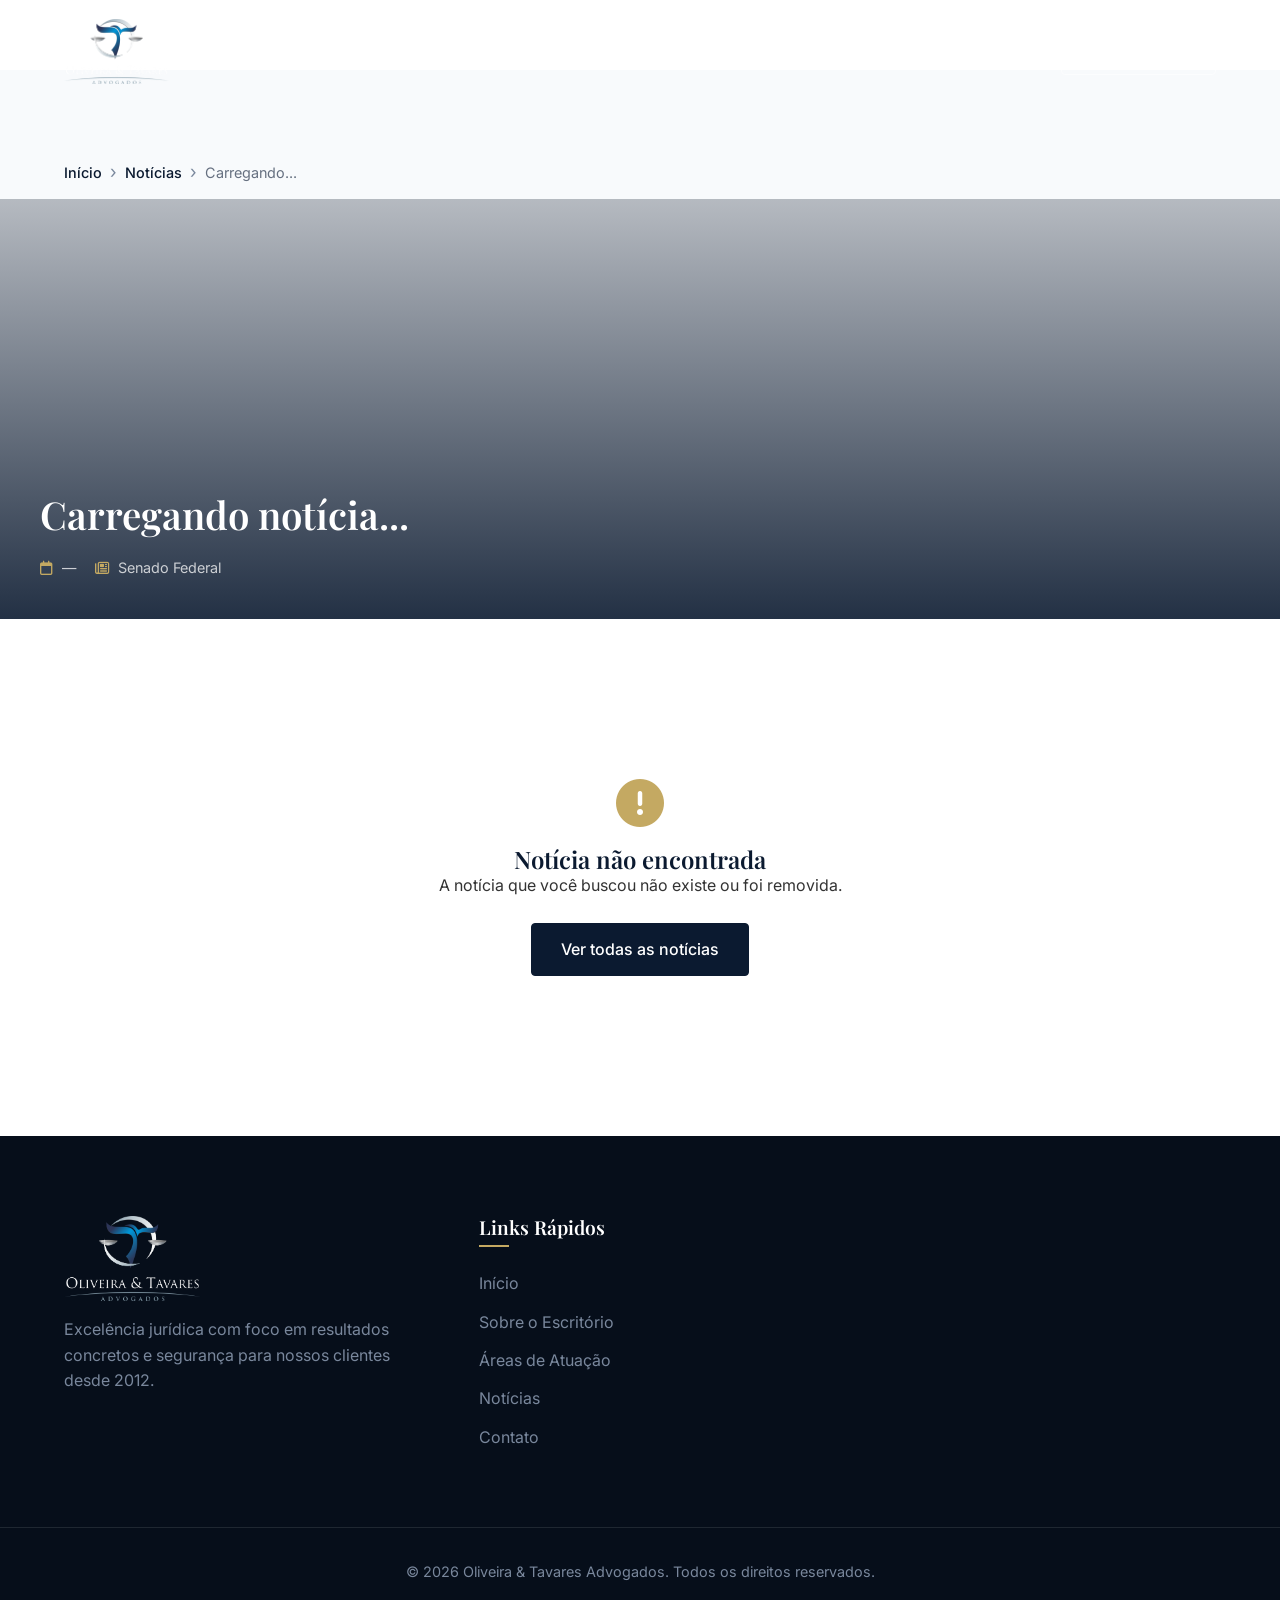
<file: noticia.html>
<!DOCTYPE html>
<html lang="pt-BR">

<head>
    <!-- Google tag (gtag.js) -->
    <script async src="https://www.googletagmanager.com/gtag/js?id=G-3SPVLVP4CN"></script>
    <script>
        window.dataLayer = window.dataLayer || [];
        function gtag(){dataLayer.push(arguments);}
        gtag('js', new Date());

        gtag('config', 'G-3SPVLVP4CN');
    </script>

    <meta charset="UTF-8">
    <meta name="referrer" content="no-referrer">
    <meta name="viewport" content="width=device-width, initial-scale=1.0">
    <meta name="theme-color" content="#0b1a30">
    <meta name="google-site-verification" content="5l_nWW4OTMzbPspwCjnG9EoGJjy8I78EKZiSFUIQ1Lw" />

    <!-- SEO dinâmico (atualizado via JS) -->
    <title id="page-title">Notícia | Oliveira &amp; Tavares Advogados</title>
    <meta name="description" id="page-desc" content="Leia a notícia completa no site Oliveira &amp; Tavares Advogados.">
    <meta name="robots" content="index, follow, max-snippet:-1, max-image-preview:large">
    <link rel="canonical" href="https://olitavadvogados.com.br/noticia.html">

    <!-- Open Graph -->
    <meta property="og:type" content="article">
    <meta property="og:title" id="og-title" content="Notícia | Oliveira &amp; Tavares Advogados">
    <meta property="og:description" id="og-desc" content="">
    <meta property="og:url" content="https://olitavadvogados.com.br/noticia.html">
    <meta property="og:locale" content="pt_BR">
    <meta property="og:site_name" content="Oliveira &amp; Tavares Advogados">
    <meta property="og:image" id="og-image" content="https://olitavadvogados.com.br/logo.png">

    <!-- Fonts -->
    <link rel="preconnect" href="https://fonts.googleapis.com">
    <link rel="preconnect" href="https://fonts.gstatic.com" crossorigin>
    <link href="https://fonts.googleapis.com/css2?family=Inter:wght@300;400;500;600&family=Playfair+Display:ital,wght@0,400;0,600;0,700;1,400&display=swap" rel="stylesheet">
    <!-- Icons -->
    <link rel="stylesheet" href="https://cdnjs.cloudflare.com/ajax/libs/font-awesome/6.4.0/css/all.min.css">
    <!-- Custom CSS -->
    <link rel="stylesheet" href="styles.css">

    <style>
        .noticia-hero {
            height: 420px;
            background-size: cover;
            background-position: center;
            position: relative;
            display: flex;
            align-items: flex-end;
        }

        .noticia-hero::after {
            content: '';
            position: absolute;
            inset: 0;
            background: linear-gradient(to bottom, rgba(11,26,48,0.3) 0%, rgba(11,26,48,0.9) 100%);
        }

        .noticia-hero-content {
            position: relative;
            z-index: 1;
            padding: 2.5rem 0;
            width: 100%;
        }

        .noticia-hero-content h1 {
            color: #fff;
            font-size: clamp(1.5rem, 3vw, 2.4rem);
            max-width: 820px;
            line-height: 1.3;
            margin-bottom: 1rem;
        }

        .news-meta {
            color: rgba(255,255,255,0.75);
            font-size: 0.9rem;
            display: flex;
            align-items: center;
            flex-wrap: wrap;
            gap: 1.2rem;
        }

        .news-meta i { color: var(--accent-color); margin-right: 0.3rem; }

        .noticia-body {
            max-width: 820px;
            margin: 0 auto;
            font-size: 1.08rem;
            line-height: 1.85;
            color: var(--text-main);
        }

        .noticia-body p { margin-bottom: 1.4rem; }

        .noticia-featured-image {
            width: 100%;
            max-height: 480px;
            object-fit: cover;
            border-radius: 8px;
            margin-bottom: 0.8rem;
            box-shadow: 0 4px 15px rgba(0, 0, 0, 0.1);
            display: block;
        }

        .noticia-figure {
            margin: 0 0 2.5rem 0;
            display: block;
            width: 100%;
        }

        .noticia-caption {
            display: block;
            font-size: 0.88rem;
            color: var(--secondary-color);
            margin-top: 0.6rem;
            margin-bottom: 0;
            text-align: center;
            font-style: italic;
            line-height: 1.4;
        }

        .noticia-body h3 {
            margin-top: 2.5rem;
            margin-bottom: 1rem;
            font-size: 1.45rem;
            color: var(--primary-color);
        }

        .fonte-box {
            margin-top: 3rem;
            padding: 1.2rem 1.5rem;
            border-left: 4px solid var(--accent-color);
            background: var(--bg-alt);
            border-radius: 0 8px 8px 0;
            font-size: 0.9rem;
            color: var(--secondary-color);
        }

        .fonte-box a {
            color: var(--accent-color);
            font-weight: 600;
            word-break: break-all;
        }

        .fonte-box a:hover { text-decoration: underline; }

        .back-link {
            display: inline-flex;
            align-items: center;
            gap: 0.5rem;
            margin-top: 2.5rem;
            color: var(--primary-color);
            font-weight: 600;
            font-size: 0.95rem;
            transition: color 0.2s;
        }

        .back-link:hover { color: var(--accent-color); }

        #noticia-loading {
            text-align: center;
            padding: 5rem 1rem;
            color: var(--secondary-color);
            font-size: 1.1rem;
        }

        #noticia-not-found {
            text-align: center;
            padding: 5rem 1rem;
            display: none;
        }
    </style>
</head>

<body>
    <!-- Navbar -->
    <nav class="navbar scrolled" id="navbar" aria-label="Navegação principal">
        <div class="container nav-container">
            <a href="index.html" class="logo">
                <img src="logo.png" alt="Oliveira &amp; Tavares Advogados" class="logo-img">
            </a>
            <ul class="nav-links">
                <li><a href="index.html#home">Início</a></li>
                <li><a href="index.html#about">Sobre o Escritório</a></li>
                <li><a href="index.html#areas">Áreas de Atuação</a></li>
                <li><a href="index.html#noticias">Notícias</a></li>
                <li><a href="https://www.instagram.com/oliveira.tavares.adv?igsh=MTIzMGR6aWZ0aGdjMw%3D%3D&utm_source=qr"
                        target="_blank" rel="noopener noreferrer">Nossas Redes Sociais</a></li>
            </ul>
            <a href="index.html#contact" class="btn btn-primary nav-btn">Fale Conosco</a>
            <button class="hamburger" aria-label="Menu">
                <i class="fa-solid fa-bars"></i>
            </button>
        </div>
    </nav>

    <main>
        <!-- Breadcrumb -->
        <nav class="breadcrumb" aria-label="Breadcrumb" style="margin-top:70px;">
            <div class="container">
                <ol class="breadcrumb-list">
                    <li><a href="index.html">Início</a></li>
                    <li><a href="todas-noticias.html">Notícias</a></li>
                    <li aria-current="page" id="breadcrumb-titulo">Carregando...</li>
                </ol>
            </div>
        </nav>

        <!-- Hero com imagem da notícia -->
        <div class="noticia-hero" id="noticia-hero" style="background-image: url('https://images.unsplash.com/photo-1589829085413-56de8ae18c73?auto=format&fit=crop&q=80&w=1200'); margin-top: 0;">
            <div class="container noticia-hero-content">
                <h1 id="noticia-titulo">Carregando notícia...</h1>
                <div class="news-meta">
                    <span id="noticia-data"><i class="fa-regular fa-calendar"></i> —</span>
                    <span><i class="fa-regular fa-newspaper"></i> <span id="noticia-fonte-nome">Senado Federal</span></span>
                </div>
            </div>
        </div>

        <!-- Corpo da notícia -->
        <section class="py-section">
            <div class="container">
                <div id="noticia-loading">
                    <i class="fa-solid fa-spinner fa-spin fa-2x"></i><br><br>Carregando notícia...
                </div>
                <div id="noticia-not-found">
                    <i class="fa-solid fa-circle-exclamation fa-3x" style="color:var(--accent-color)"></i>
                    <h2 style="margin-top:1rem;">Notícia não encontrada</h2>
                    <p>A notícia que você buscou não existe ou foi removida.</p>
                    <a href="todas-noticias.html" class="btn btn-primary" style="margin-top:1.5rem;">Ver todas as notícias</a>
                </div>
                <article class="noticia-body" id="noticia-conteudo" style="display:none;">
                    <!-- conteúdo inserido via JS -->
                </article>
            </div>
        </section>
    </main>

    <!-- Footer -->
    <footer class="footer">
        <div class="container footer-grid">
            <div class="footer-brand">
                <a href="index.html" class="logo text-white">
                    <img src="logo.png" alt="Oliveira &amp; Tavares Advogados" class="logo-img footer-logo">
                </a>
                <p class="mt-3 text-gray">Excelência jurídica com foco em resultados concretos e segurança para nossos
                    clientes desde 2012.</p>
            </div>
            <div class="footer-links">
                <h3>Links Rápidos</h3>
                <ul>
                    <li><a href="index.html#home">Início</a></li>
                    <li><a href="index.html#about">Sobre o Escritório</a></li>
                    <li><a href="index.html#areas">Áreas de Atuação</a></li>
                    <li><a href="index.html#noticias">Notícias</a></li>
                    <li><a href="index.html#contact">Contato</a></li>
                </ul>
            </div>
        </div>
        <div class="footer-bottom text-center">
            <p>&copy; 2026 Oliveira &amp; Tavares Advogados. Todos os direitos reservados.</p>
        </div>
    </footer>

    <script src="script.js"></script>
    <script>
    // Carrega a notícia pelo ?id= na URL
    (function () {
        const params = new URLSearchParams(window.location.search);
        const id = params.get('id');

        if (!id) {
            document.getElementById('noticia-loading').style.display = 'none';
            document.getElementById('noticia-not-found').style.display = 'block';
            return;
        }

        fetch(`noticias.json?v=${Date.now()}`)
            .then(r => r.json())
            .then(noticias => {
                const noticia = noticias.find(n => n.id === id);
                if (!noticia) {
                    document.getElementById('noticia-loading').style.display = 'none';
                    document.getElementById('noticia-not-found').style.display = 'block';
                    return;
                }

                // Atualiza SEO
                document.getElementById('page-title').textContent = noticia.title + ' | Oliveira & Tavares Advogados';
                document.getElementById('page-desc').content = noticia.summary;
                document.getElementById('og-title').content = noticia.title;
                document.getElementById('og-desc').content = noticia.summary;
                document.getElementById('og-image').content = noticia.image;

                // Atualiza hero
                document.getElementById('noticia-hero').style.backgroundImage = "url('" + noticia.image + "')";
                document.getElementById('noticia-titulo').textContent = noticia.title;
                document.getElementById('breadcrumb-titulo').textContent = noticia.title.substring(0, 50) + (noticia.title.length > 50 ? '...' : '');

                // Data formatada
                if (noticia.data) {
                    const d = new Date(noticia.data);
                    const opts = { day: '2-digit', month: 'long', year: 'numeric' };
                    document.getElementById('noticia-data').innerHTML =
                        '<i class="fa-regular fa-calendar"></i> ' + d.toLocaleDateString('pt-BR', opts);
                }

                // Fonte
                if (noticia.fonte) {
                    document.getElementById('noticia-fonte-nome').textContent = noticia.fonte;
                }

                // Conteúdo principal com imagem destacada da matéria (incluindo legenda e crédito oficiais)
                let imagemHtml = '';
                if (noticia.image) {
                    let captionHtml = '';
                    if (noticia.legenda || noticia.credito) {
                        const parts = [];
                        if (noticia.legenda) parts.push(noticia.legenda);
                        if (noticia.credito) parts.push(`<strong>Foto:</strong> ${noticia.credito}`);
                        captionHtml = `<figcaption class="noticia-caption">${parts.join(' | ')}</figcaption>`;
                    }
                    imagemHtml = `<figure class="noticia-figure"><img src="${noticia.image}" alt="${noticia.title}" class="noticia-featured-image">${captionHtml}</figure>`;
                }

                const conteudo = noticia.conteudo && noticia.conteudo.trim()
                    ? noticia.conteudo
                    : '<p>' + noticia.summary + '</p>';

                // Box de fonte/crédito
                const fonteHtml = `
                    <div class="fonte-box">
                        <i class="fa-solid fa-link"></i>
                        <strong>Fonte:</strong>
                        <a href="${noticia.link || noticia.fonte_url || '#'}" target="_blank" rel="noopener noreferrer">
                            ${noticia.fonte_url || noticia.link || '#'}
                        </a>
                        — ${noticia.fonte || 'Senado Federal'}
                    </div>`;

                const backLink = `<a href="todas-noticias.html" class="back-link"><i class="fa-solid fa-arrow-left"></i> Voltar para Notícias</a>`;

                document.getElementById('noticia-conteudo').innerHTML = imagemHtml + conteudo + fonteHtml + backLink;

                // Exibe
                document.getElementById('noticia-loading').style.display = 'none';
                document.getElementById('noticia-conteudo').style.display = 'block';
            })
            .catch(() => {
                document.getElementById('noticia-loading').style.display = 'none';
                document.getElementById('noticia-not-found').style.display = 'block';
            });
    })();
    </script>
</body>

</html>
</file>
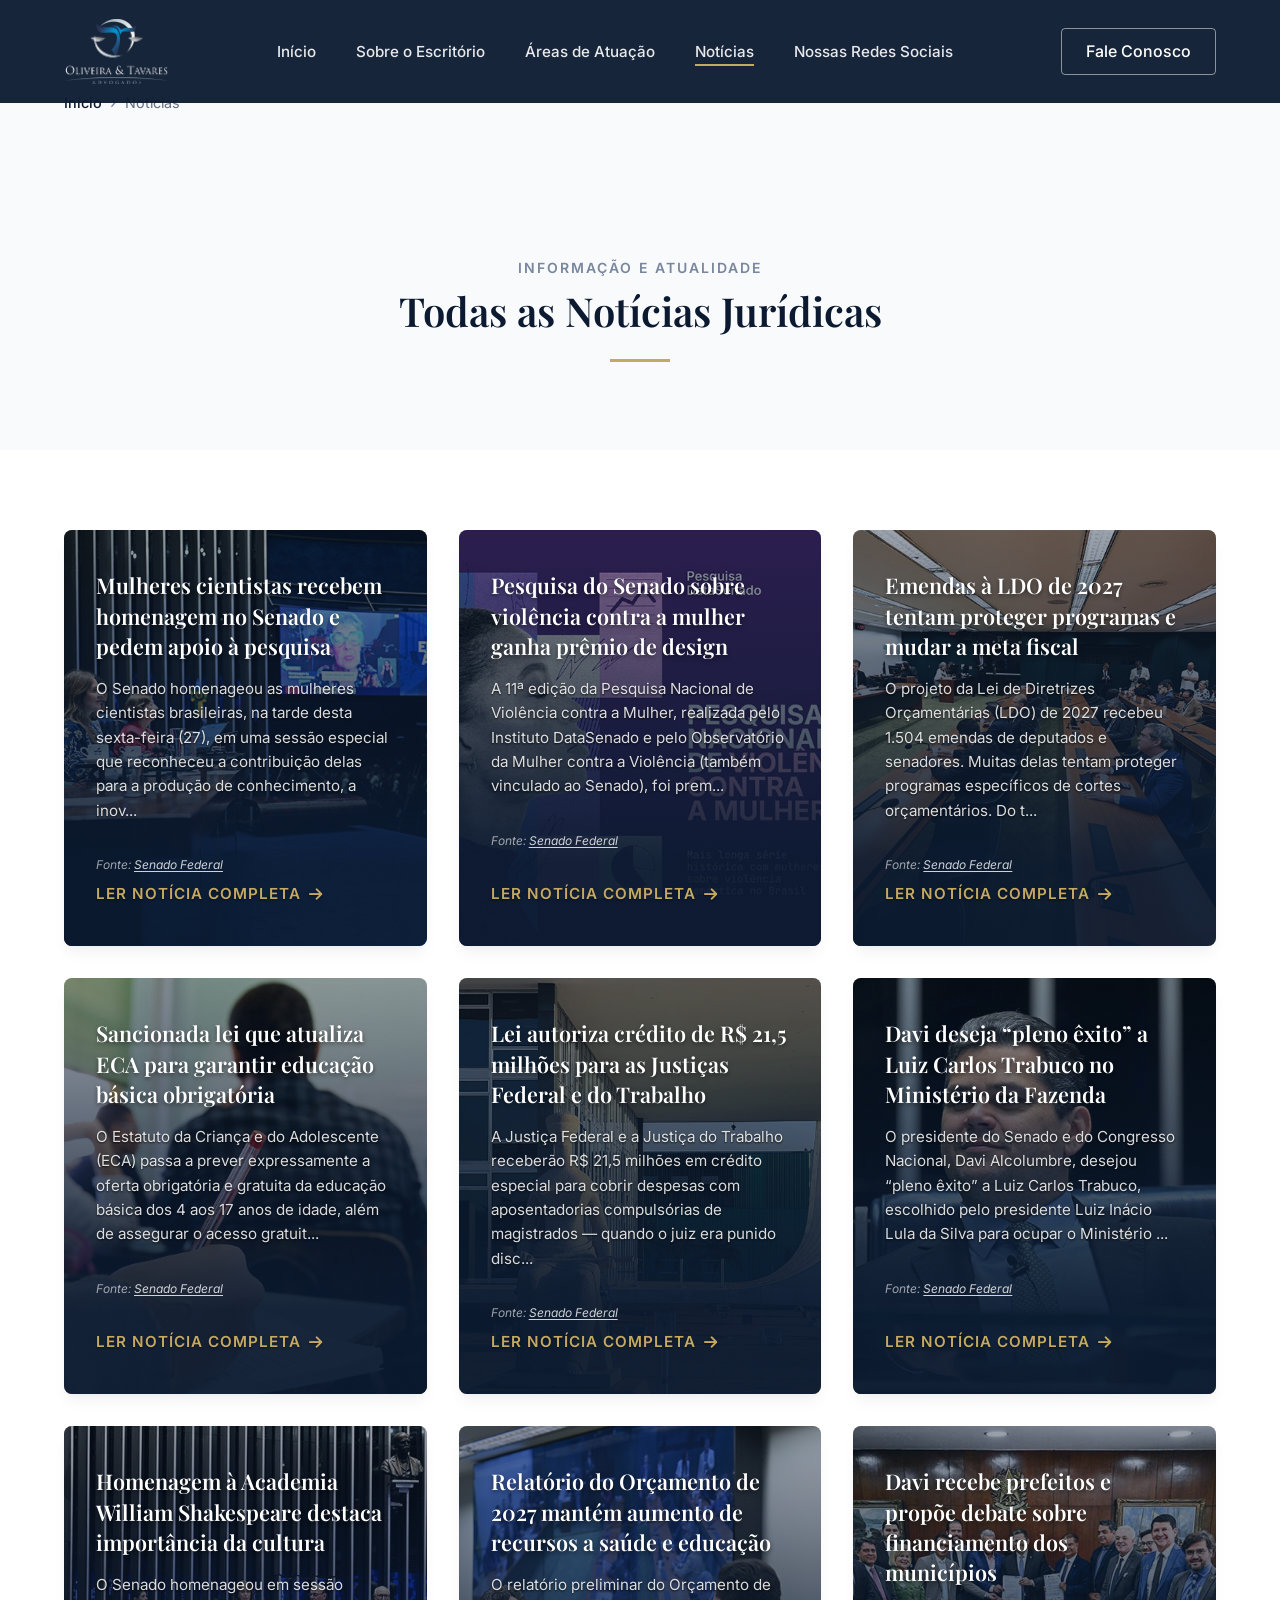
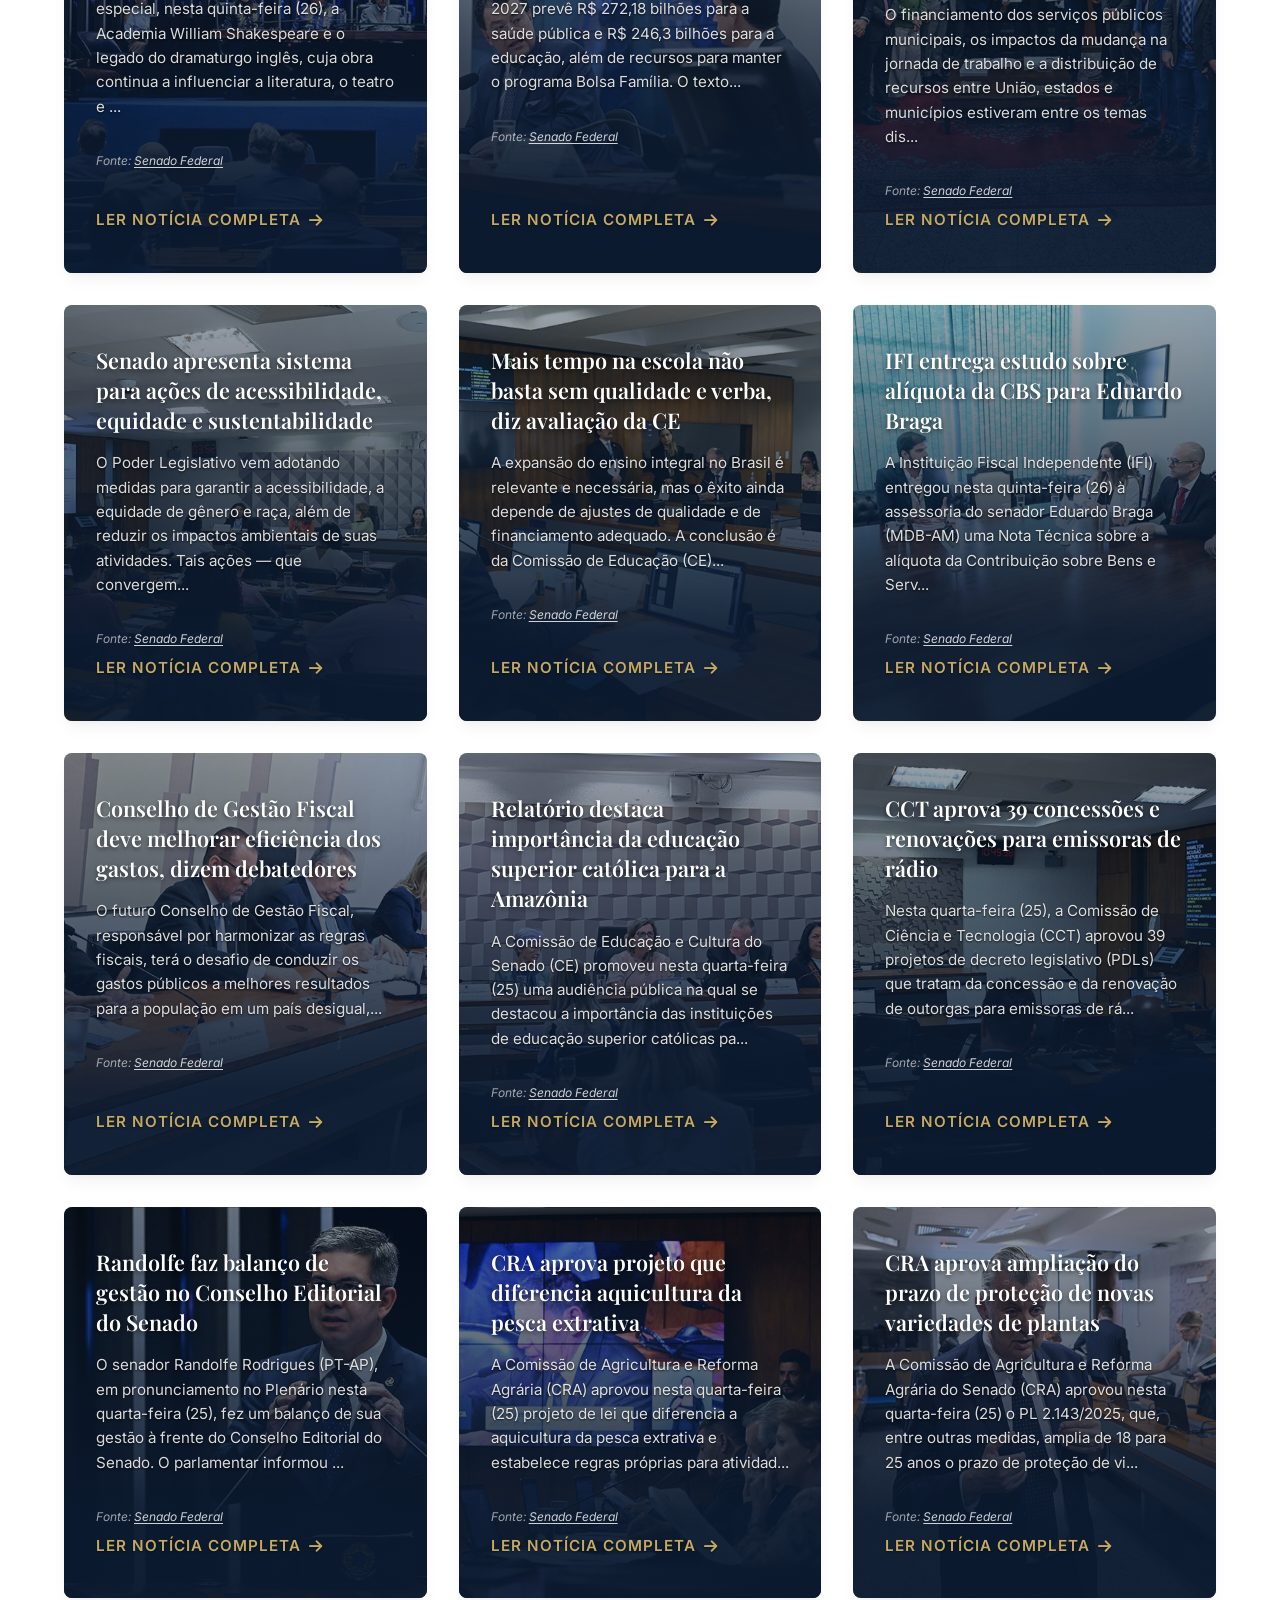
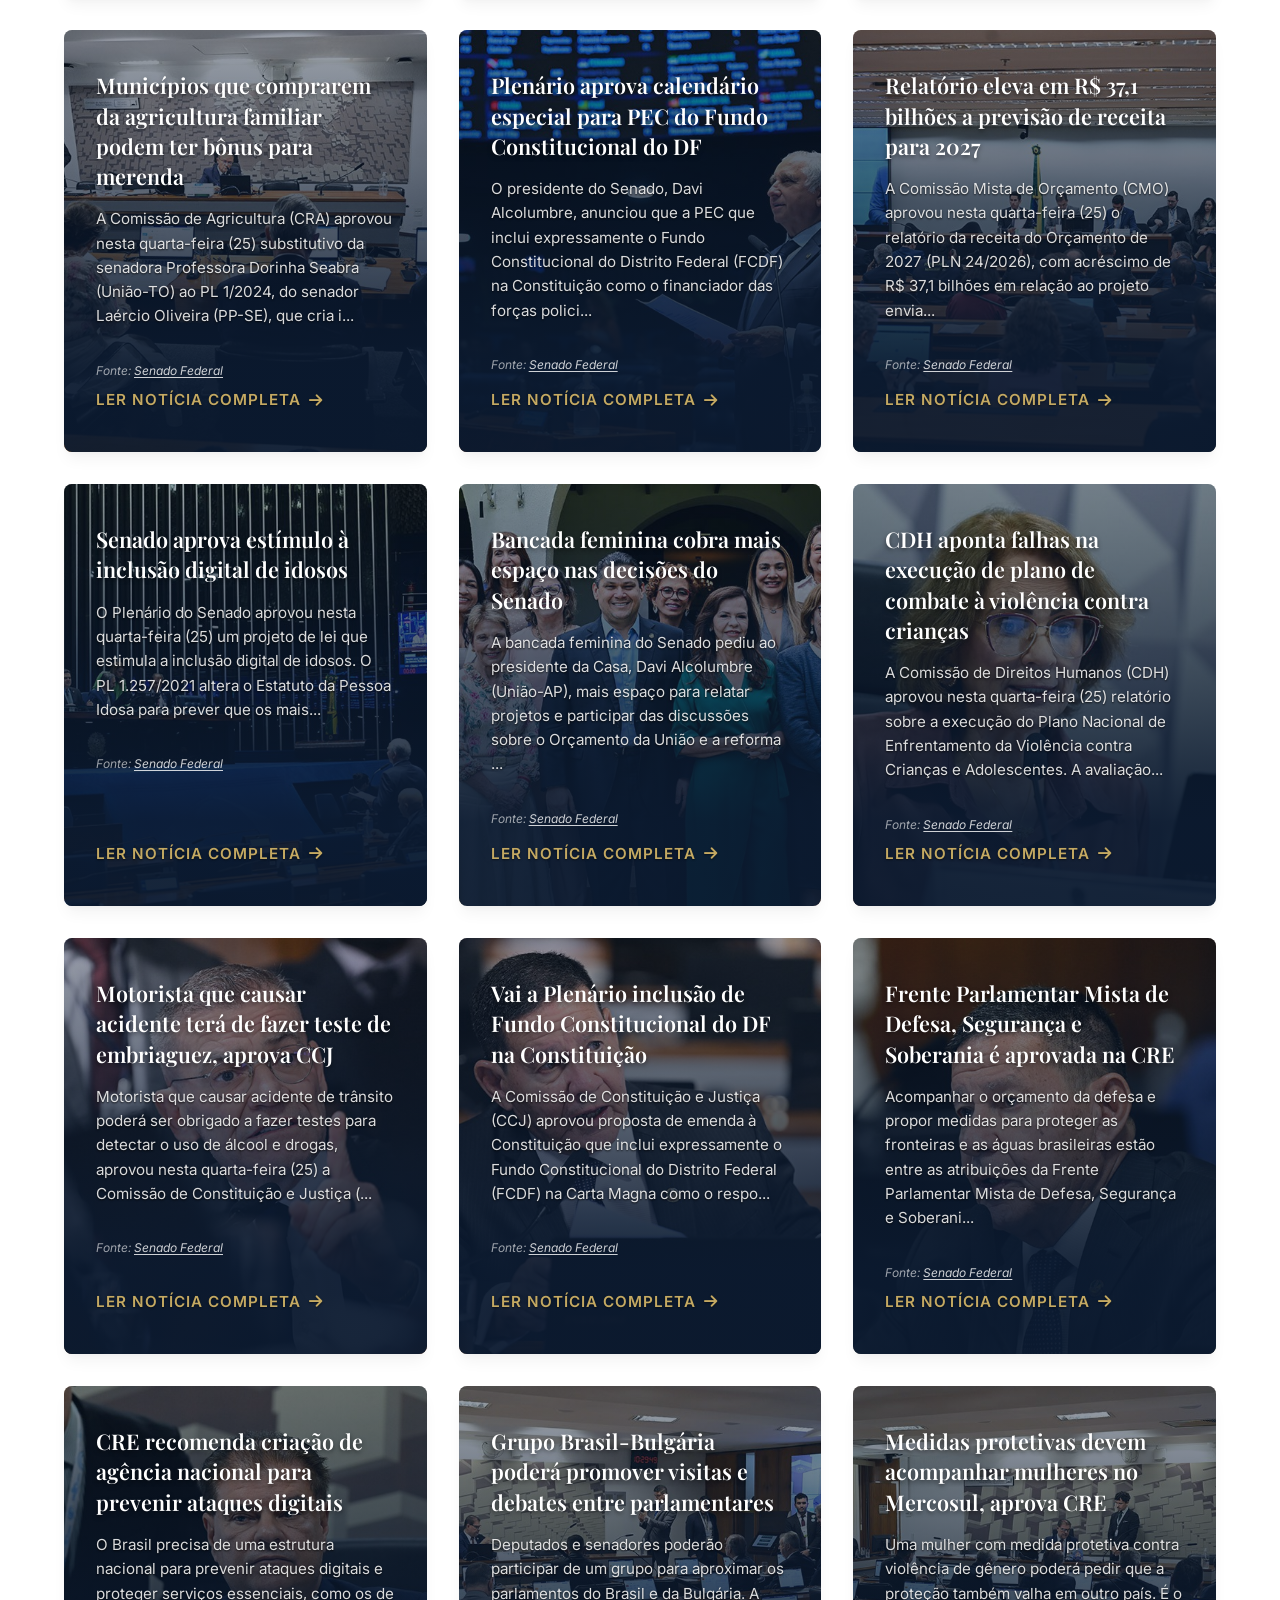
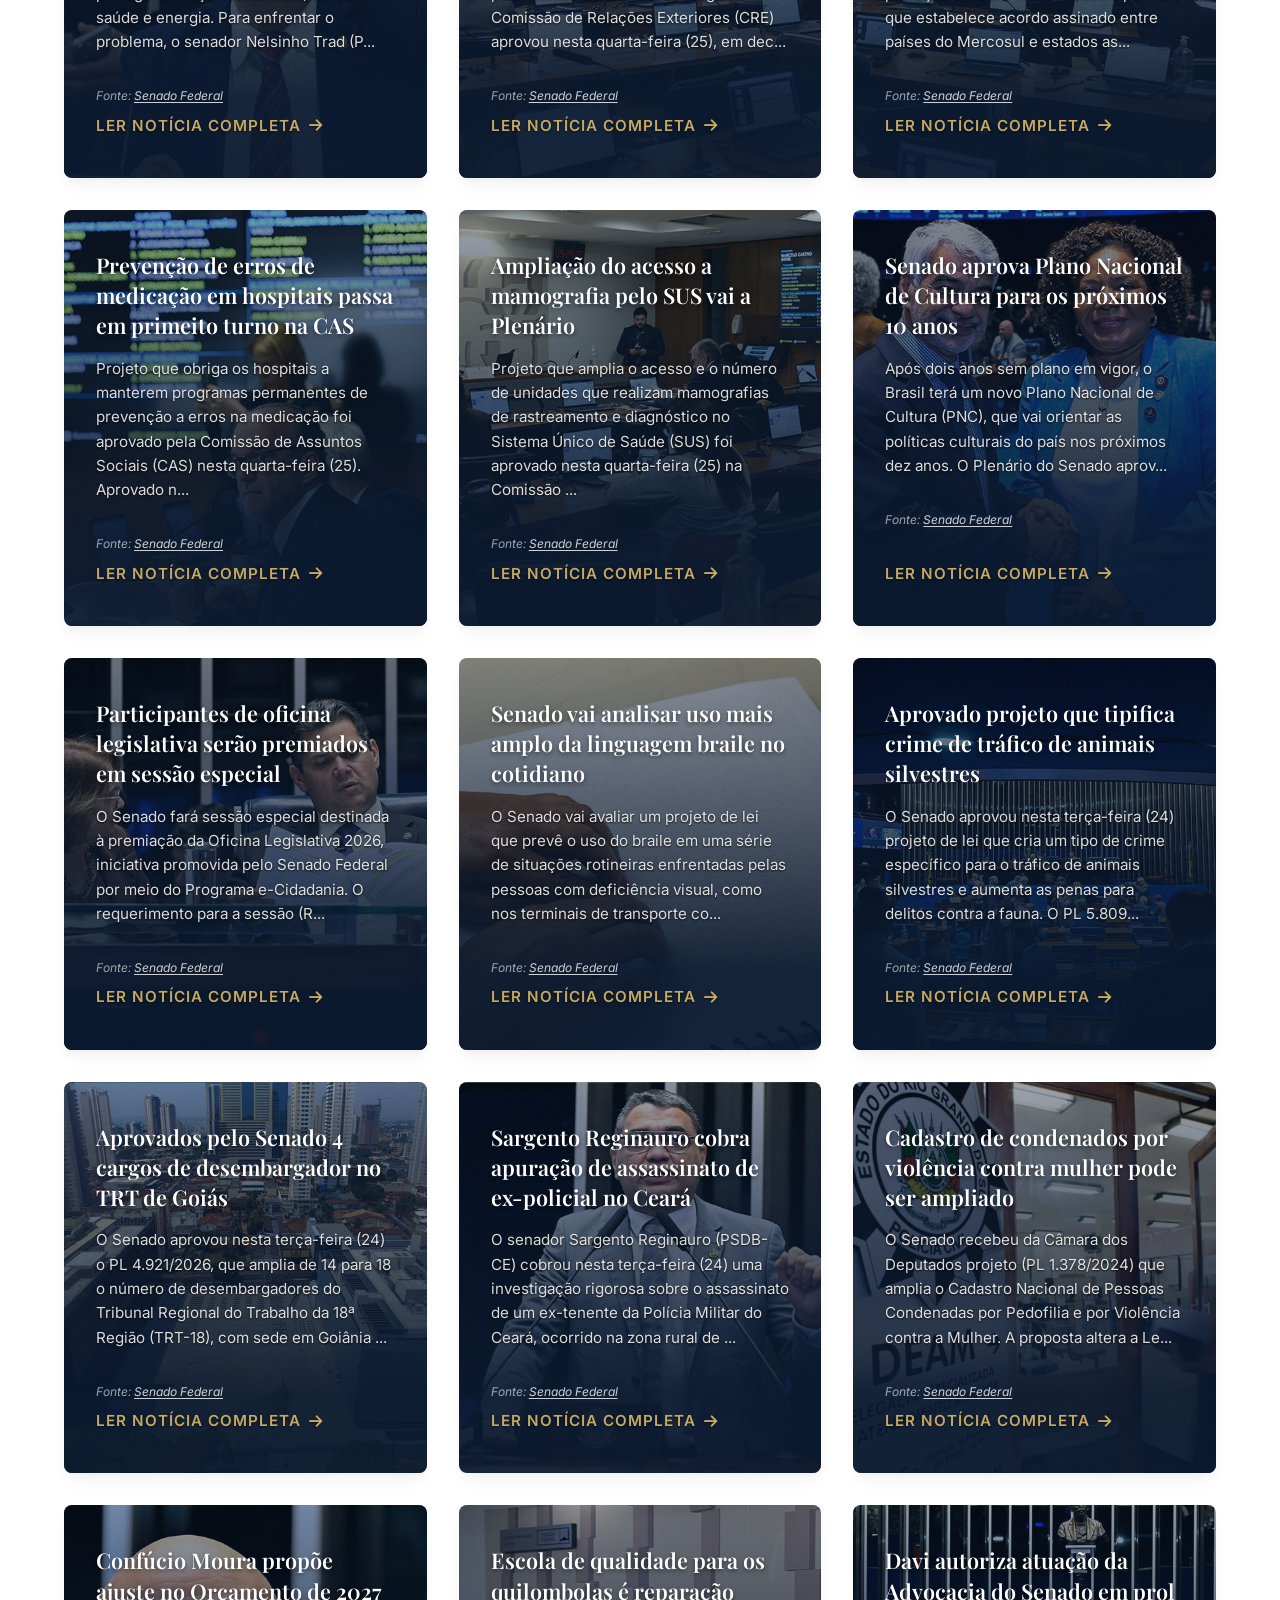
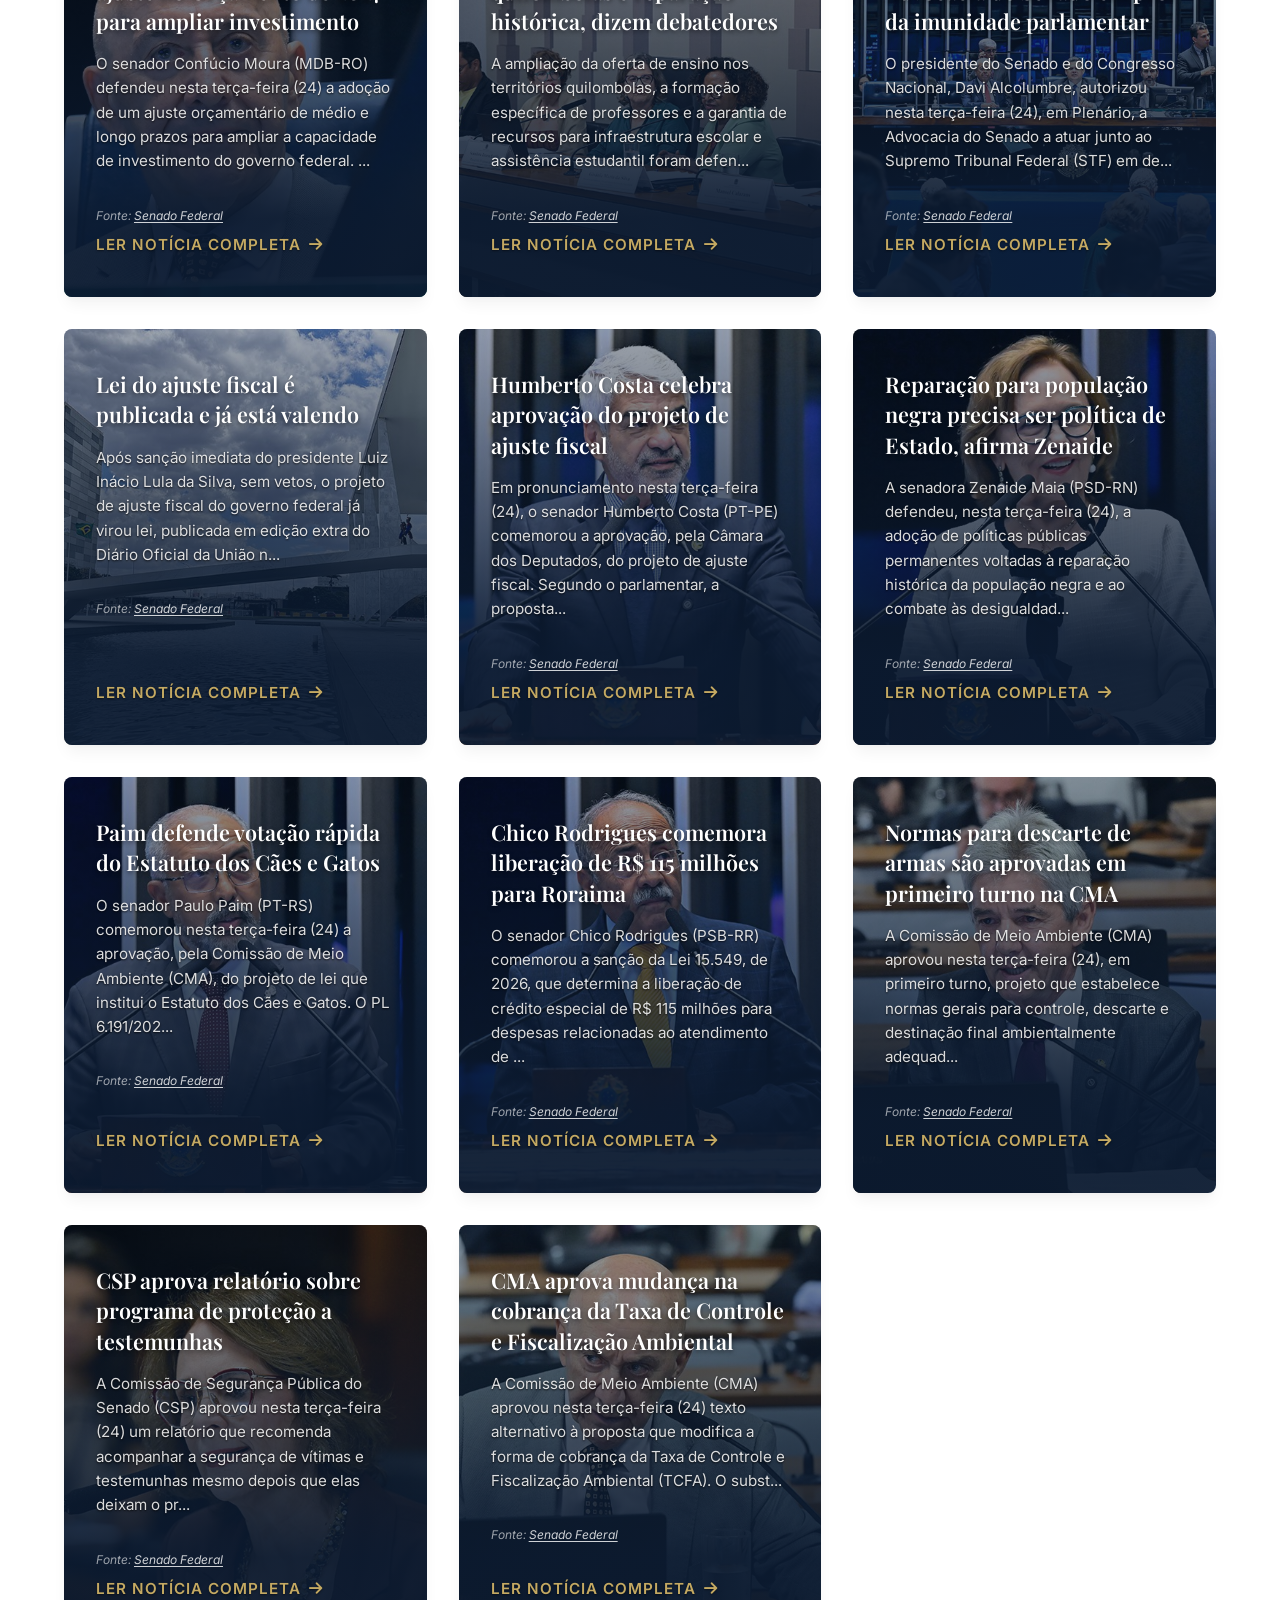
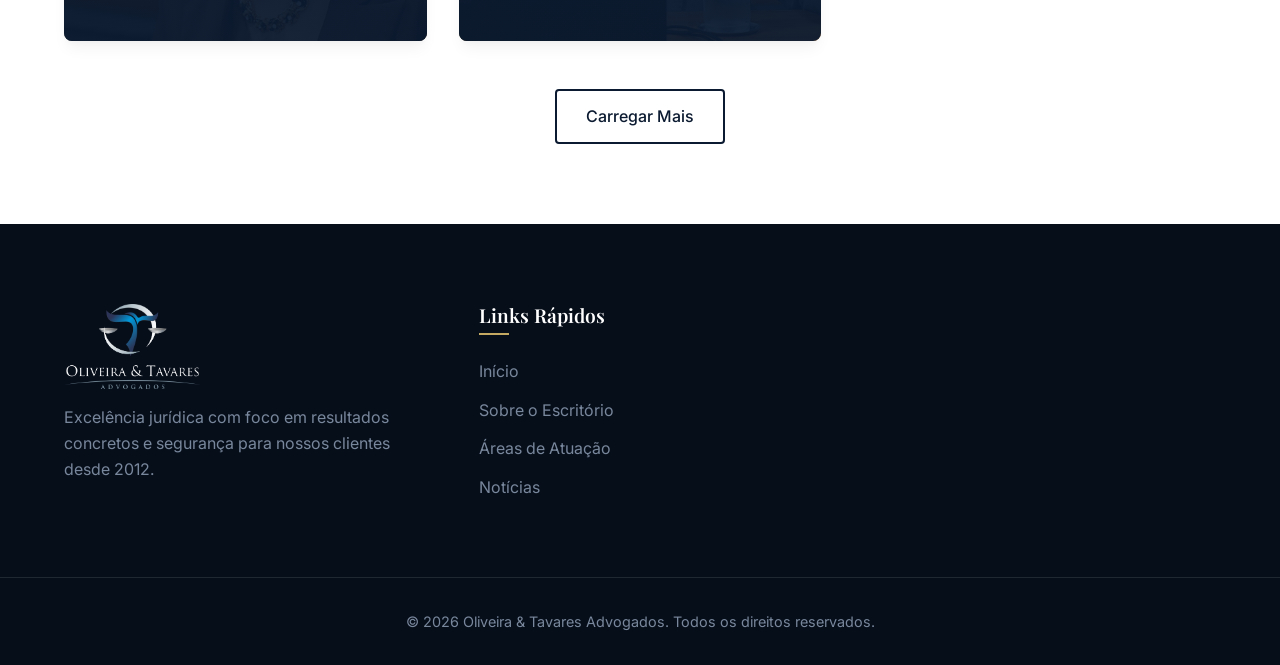
<file: todas-noticias.html>
<!DOCTYPE html>
<html lang="pt-BR">

<head>
    <!-- Google tag (gtag.js) -->
    <script async src="https://www.googletagmanager.com/gtag/js?id=G-3SPVLVP4CN"></script>
    <script>
        window.dataLayer = window.dataLayer || [];
        function gtag(){dataLayer.push(arguments);}
        gtag('js', new Date());

        gtag('config', 'G-3SPVLVP4CN');
    </script>

    <meta charset="UTF-8">
    <meta name="referrer" content="no-referrer">
    <meta name="viewport" content="width=device-width, initial-scale=1.0">
    <meta name="theme-color" content="#0b1a30">
    <meta name="google-site-verification" content="5l_nWW4OTMzbPspwCjnG9EoGJjy8I78EKZiSFUIQ1Lw" />

    <!-- SEO -->
    <title>Todas as Notícias Jurídicas | Oliveira &amp; Tavares Advogados</title>
    <meta name="description"
        content="Acompanhe as últimas notícias e atualizações jurídicas do escritório Oliveira &amp; Tavares Advogados. Informações sobre Direito Civil, Trabalhista, Previdenciário, do Consumidor e Criminal.">
    <meta name="robots" content="index, follow, max-snippet:-1, max-image-preview:large">
    <link rel="canonical" href="https://olitavadvogados.com.br/todas-noticias.html">

    <!-- Open Graph -->
    <meta property="og:type" content="website">
    <meta property="og:title" content="Notícias Jurídicas | Oliveira &amp; Tavares Advogados">
    <meta property="og:description"
        content="Acompanhe as últimas notícias e atualizações jurídicas. Informações sobre Direito Civil, Trabalhista, Previdenciário e Criminal.">
    <meta property="og:url" content="https://olitavadvogados.com.br/todas-noticias.html">
    <meta property="og:locale" content="pt_BR">
    <meta property="og:site_name" content="Oliveira &amp; Tavares Advogados">
    <meta property="og:image" content="https://olitavadvogados.com.br/logo.png">

    <!-- Twitter Card -->
    <meta name="twitter:card" content="summary_large_image">
    <meta name="twitter:title" content="Notícias Jurídicas | Oliveira &amp; Tavares Advogados">
    <meta name="twitter:description" content="Acompanhe as últimas notícias e atualizações jurídicas.">
    <meta name="twitter:image" content="https://olitavadvogados.com.br/logo.png">

    <!-- Schema.org: BreadcrumbList -->
    <script type="application/ld+json">
    {
      "@context": "https://schema.org",
      "@type": "BreadcrumbList",
      "itemListElement": [
        {
          "@type": "ListItem",
          "position": 1,
          "name": "Início",
          "item": "https://olitavadvogados.com.br/"
        },
        {
          "@type": "ListItem",
          "position": 2,
          "name": "Notícias",
          "item": "https://olitavadvogados.com.br/todas-noticias.html"
        }
      ]
    }
    </script>

    <!-- Schema.org: ItemList -->
    <script type="application/ld+json">
    {
      "@context": "https://schema.org",
      "@type": "ItemList",
      "itemListElement": [
        {
          "@type": "ListItem",
          "position": 1,
          "url": "https://olitavadvogados.com.br/noticia.html"
        }
      ]
    }
    </script>

    <!-- Fonts -->
    <link rel="preconnect" href="https://fonts.googleapis.com">
    <link rel="preconnect" href="https://fonts.gstatic.com" crossorigin>
    <link
        href="https://fonts.googleapis.com/css2?family=Inter:wght@300;400;500;600&family=Playfair+Display:ital,wght@0,400;0,600;0,700;1,400&display=swap"
        rel="stylesheet">
    <!-- Icons -->
    <link rel="stylesheet" href="https://cdnjs.cloudflare.com/ajax/libs/font-awesome/6.4.0/css/all.min.css">
    <!-- Custom CSS -->
    <link rel="stylesheet" href="styles.css">
    <style>
        .news-header {
            padding: 8rem 0 4rem;
            background-color: var(--bg-alt);
            text-align: center;
        }

        .news-header h1 {
            font-size: 2.5rem;
            max-width: 800px;
            margin: 0 auto 1.5rem;
        }

        .news-grid-page {
            padding-bottom: 5rem;
        }

        /* Navbar solid for this page */
        #navbar {
            background-color: rgba(11, 26, 48, 0.95);
        }
    </style>
</head>

<body>
    <!-- Navbar -->
    <nav class="navbar scrolled" id="navbar" aria-label="Navegação principal">
        <div class="container nav-container">
            <a href="index.html" class="logo">
                <img src="logo.png" alt="Oliveira &amp; Tavares Advogados" class="logo-img">
            </a>
            <ul class="nav-links">
                <li><a href="index.html#home">Início</a></li>
                <li><a href="index.html#about">Sobre o Escritório</a></li>
                <li><a href="index.html#areas">Áreas de Atuação</a></li>
                <li><a href="index.html#noticias" class="active">Notícias</a></li>
                <li><a href="https://www.instagram.com/oliveira.tavares.adv?igsh=MTIzMGR6aWZ0aGdjMw%3D%3D&utm_source=qr"
                        target="_blank" rel="noopener noreferrer">Nossas Redes Sociais</a></li>
            </ul>
            <a href="index.html#contact" class="btn btn-primary nav-btn">Fale Conosco</a>
        </div>
    </nav>

    <main>
        <!-- Breadcrumb -->
        <nav class="breadcrumb" aria-label="Breadcrumb">
            <div class="container">
                <ol class="breadcrumb-list">
                    <li><a href="index.html">Início</a></li>
                    <li aria-current="page">Notícias</li>
                </ol>
            </div>
        </nav>

        <!-- News Header -->
        <header class="news-header">
            <div class="container">
                <span class="section-subtitle">INFORMAÇÃO E ATUALIDADE</span>
                <h1>Todas as Notícias Jurídicas</h1>
                <div class="divider mx-auto"></div>
            </div>
        </header>

        <!-- All News Grid Section -->
        <section class="py-section news-grid-page">
            <div class="container">
                <div class="grid-3" id="news-grid-all">
                    <!-- Cards carregados dinamicamente pelo script.js -->
                </div>

                <!-- Pagination Placeholder -->
                <div class="text-center mt-5">
                    <a href="#" class="btn btn-outline"
                        style="border-color: var(--primary-color); color: var(--primary-color);">Carregar Mais</a>
                </div>
            </div>
        </section>
    </main>

    <!-- Footer -->
    <footer class="footer">
        <div class="container footer-grid">
            <div class="footer-brand">
                <a href="index.html" class="logo text-white">
                    <img src="logo.png" alt="Oliveira &amp; Tavares Advogados" class="logo-img footer-logo">
                </a>
                <p class="mt-3 text-gray">Excelência jurídica com foco em resultados concretos e segurança para nossos
                    clientes desde 2012.</p>
            </div>
            <div class="footer-links">
                <h3>Links Rápidos</h3>
                <ul>
                    <li><a href="index.html#home">Início</a></li>
                    <li><a href="index.html#about">Sobre o Escritório</a></li>
                    <li><a href="index.html#areas">Áreas de Atuação</a></li>
                    <li><a href="todas-noticias.html">Notícias</a></li>
                </ul>
            </div>
        </div>
        <div class="footer-bottom text-center">
            <p>&copy; 2026 Oliveira &amp; Tavares Advogados. Todos os direitos reservados.</p>
        </div>
    </footer>

    <script src="script.js"></script>
</body>

</html>
</file>
<file: styles.css>
/* --- CSS Reset & Variables --- */
:root {
    /* Colors - Dark Blue, Grey and White Strategy */
    --primary-color: #0b1a30;
    /* Very deep navy blue */
    --primary-light: #163057;
    /* Lighter navy */
    --primary-dark: #060e1a;
    /* Almost black navy */

    --secondary-color: #79879c;
    /* Steel gray */
    --secondary-light: #e0e6ed;
    /* Light gray for backgrounds */
    --accent-color: #c4a962;
    /* Gold for subtle accents - classic law firm touch */

    --text-main: #333333;
    --text-muted: #667080;
    --text-light: #ffffff;

    --bg-main: #ffffff;
    --bg-alt: #f8fafc;
    /* Very soft gray/white */
    --bg-dark: #0f1c2e;

    /* Typography */
    --font-heading: 'Playfair Display', serif;
    --font-body: 'Inter', sans-serif;

    /* Spacing */
    --section-padding: 5rem 0;

    /* Transitions */
    --transition-fast: 0.2s ease;
    --transition-normal: 0.4s ease;

    /* Shadows */
    --shadow-sm: 0 4px 6px -1px rgba(0, 0, 0, 0.05), 0 2px 4px -1px rgba(0, 0, 0, 0.03);
    --shadow-md: 0 10px 15px -3px rgba(0, 0, 0, 0.05), 0 4px 6px -2px rgba(0, 0, 0, 0.025);
    --shadow-lg: 0 20px 25px -5px rgba(0, 0, 0, 0.05), 0 10px 10px -5px rgba(0, 0, 0, 0.02);
}

* {
    margin: 0;
    padding: 0;
    box-sizing: border-box;
}

html {
    scroll-behavior: smooth;
    font-size: 16px;
}

body {
    font-family: var(--font-body);
    color: var(--text-main);
    background-color: var(--bg-main);
    line-height: 1.6;
    overflow-x: hidden;
}

/* --- Typography --- */
h1,
h2,
h3,
h4,
h5,
h6 {
    font-family: var(--font-heading);
    color: var(--primary-color);
    line-height: 1.2;
    font-weight: 600;
}

a {
    text-decoration: none;
    color: var(--primary-color);
    transition: var(--transition-fast);
}

ul {
    list-style: none;
}

/* --- Layout Utilities --- */
.container {
    width: 100%;
    max-width: 1200px;
    margin: 0 auto;
    padding: 0 1.5rem;
}

.py-section {
    padding: var(--section-padding);
}

.bg-light {
    background-color: var(--bg-alt);
}

.bg-dark {
    background-color: var(--bg-dark);
}

.text-center {
    text-align: center;
}

.text-white {
    color: var(--text-light);
}

.text-white h1,
.text-white h2,
.text-white h3,
.text-white h4 {
    color: var(--text-light);
}

.text-gray {
    color: var(--secondary-color);
}

.mt-2 {
    margin-top: 0.5rem;
}

.mt-3 {
    margin-top: 1rem;
}

.mt-4 {
    margin-top: 2rem;
}

.mt-5 {
    margin-top: 3rem;
}

.mx-auto {
    margin-left: auto;
    margin-right: auto;
}

/* Grids */
.grid-3 {
    display: grid;
    grid-template-columns: repeat(3, 1fr);
    gap: 2rem;
}

.grid-4 {
    display: grid;
    grid-template-columns: repeat(4, 1fr);
    gap: 1.5rem;
}

/* --- Components --- */
/* Buttons */
.btn {
    display: inline-block;
    padding: 0.8rem 1.8rem;
    font-size: 1rem;
    font-weight: 500;
    border-radius: 4px;
    cursor: pointer;
    border: none;
    text-align: center;
    transition: var(--transition-normal);
    font-family: var(--font-body);
}

.btn-large {
    padding: 1rem 2.5rem;
    font-size: 1.1rem;
}

.btn-primary {
    background-color: var(--primary-color);
    color: var(--text-light);
    border: 1px solid var(--primary-color);
}

.btn-primary:hover {
    background-color: var(--primary-light);
    box-shadow: var(--shadow-md);
    transform: translateY(-2px);
    color: var(--text-light);
}

.btn-secondary {
    background-color: transparent;
    color: var(--primary-color);
    border: 2px solid var(--primary-color);
}

.btn-secondary:hover {
    background-color: var(--primary-color);
    color: var(--text-light);
}

.btn-outline {
    background-color: transparent;
    color: var(--text-light);
    border: 2px solid var(--text-light);
}

.btn-outline:hover {
    background-color: var(--text-light);
    color: var(--primary-color);
}

.btn-block {
    display: block;
    width: 100%;
}

/* Cards */
.card {
    background: var(--bg-main);
    border-radius: 8px;
    padding: 2.5rem 2rem;
    box-shadow: var(--shadow-md);
    transition: var(--transition-normal);
    border-top: 4px solid transparent;
}

.card:hover {
    box-shadow: var(--shadow-lg);
    transform: translateY(-5px);
    border-top-color: var(--primary-color);
}

/* Section Header */
.section-subtitle {
    display: block;
    color: var(--secondary-color);
    font-size: 0.875rem;
    font-weight: 600;
    letter-spacing: 2px;
    text-transform: uppercase;
    margin-bottom: 0.5rem;
    font-family: var(--font-body);
}

.section-title {
    font-size: 2.5rem;
    margin-bottom: 1.5rem;
}

.divider {
    width: 60px;
    height: 3px;
    background-color: var(--accent-color);
    margin-bottom: 1.5rem;
}

/* --- Sections --- */
/* Navbar */
.navbar {
    position: fixed;
    top: 0;
    left: 0;
    width: 100%;
    z-index: 1000;
    padding: 1.2rem 0;
    transition: all 0.4s ease-in-out;
    background: transparent;
}

.navbar.scrolled {
    background-color: rgba(11, 26, 48, 0.95);
    backdrop-filter: blur(10px);
    padding: 0.8rem 0;
    box-shadow: var(--shadow-md);
}

.nav-container {
    display: flex;
    justify-content: space-between;
    align-items: center;
}

.logo {
    display: flex;
    align-items: center;
    gap: 0.8rem;
    color: var(--text-light);
}

.logo-img {
    height: 65px;
    width: auto;
    object-fit: contain;
    transition: var(--transition-fast);
}

.footer-logo {
    height: 85px;
}

.nav-links {
    display: flex;
    gap: 2.5rem;
}

.nav-links a {
    color: rgba(255, 255, 255, 0.9);
    font-weight: 500;
    font-size: 0.95rem;
    position: relative;
    padding-bottom: 0.3rem;
}

.nav-links a::after {
    content: '';
    position: absolute;
    bottom: 0;
    left: 0;
    width: 0;
    height: 2px;
    background-color: var(--accent-color);
    transition: var(--transition-normal);
}

.nav-links a:hover {
    color: var(--text-light);
}

.nav-links a:hover::after,
.nav-links a.active::after {
    width: 100%;
}

.navbar .nav-btn {
    background-color: transparent;
    border: 1px solid rgba(255, 255, 255, 0.5);
    padding: 0.6rem 1.5rem;
}

.navbar.scrolled .nav-btn {
    background-color: var(--accent-color);
    border-color: var(--accent-color);
    color: var(--primary-dark);
}

.navbar.scrolled .nav-btn:hover {
    background-color: #d1b876;
    color: var(--primary-dark);
}

.hamburger {
    display: none;
    color: var(--text-light);
    font-size: 1.5rem;
    cursor: pointer;
}

/* Hero Section */
.hero {
    height: 75vh;
    min-height: 500px;
    background: url('hero_themis.png') center/cover no-repeat;
    position: relative;
    display: flex;
    align-items: center;
}

.hero-overlay {
    position: absolute;
    top: 0;
    left: 0;
    width: 100%;
    height: 100%;
    background: linear-gradient(135deg, rgba(11, 26, 48, 0.9) 0%, rgba(11, 26, 48, 0.6) 100%);
}

.hero-content {
    position: relative;
    z-index: 10;
    text-align: center;
    max-width: 900px;
}

.hero-content h1 {
    font-size: 4rem;
    color: var(--text-light);
    margin-bottom: 1.5rem;
    text-shadow: 0 4px 10px rgba(0, 0, 0, 0.3);
}

.hero-content p {
    font-size: 1.25rem;
    color: var(--secondary-light);
    margin-bottom: 2.5rem;
    max-width: 700px;
    margin-left: auto;
    margin-right: auto;
}

.hero-buttons {
    display: flex;
    gap: 1.5rem;
    justify-content: center;
}

/* Differentials */
.differentials {
    margin-top: -80px;
    position: relative;
    z-index: 20;
    background: transparent;
    padding-top: 0;
}

.differential-card {
    text-align: center;
}

.icon-wrapper {
    width: 70px;
    height: 70px;
    background-color: var(--bg-alt);
    border-radius: 50%;
    display: flex;
    align-items: center;
    justify-content: center;
    margin: 0 auto 1.5rem;
    color: var(--primary-light);
    font-size: 1.8rem;
    transition: var(--transition-normal);
}

.differential-card:hover .icon-wrapper {
    background-color: var(--primary-color);
    color: var(--text-light);
}

.differential-card h3 {
    font-size: 1.3rem;
    margin-bottom: 1rem;
}

.differential-card p {
    color: var(--text-muted);
    font-size: 0.95rem;
}

/* About */
.about-grid {
    display: grid;
    grid-template-columns: 1fr 1fr;
    gap: 4rem;
    align-items: center;
}

.about-text p {
    color: var(--text-muted);
    margin-bottom: 1.5rem;
    font-size: 1.1rem;
}

.checklist {
    margin: 2rem 0;
}

.checklist li {
    margin-bottom: 1rem;
    display: flex;
    align-items: center;
    gap: 1rem;
    color: var(--primary-color);
    font-weight: 500;
}

.checklist li i {
    color: var(--accent-color);
    background: rgba(196, 169, 98, 0.1);
    padding: 0.5rem;
    border-radius: 50%;
    font-size: 0.9rem;
}

.about-image {
    position: relative;
    cursor: pointer;
}

.about-image img {
    width: 100%;
    border-radius: 8px;
    box-shadow: var(--shadow-lg);
    transition: var(--transition-normal);
}

.about-image:hover img {
    filter: brightness(0.6);
}

/* Hover Profile Tooltip */
.profile-tooltip {
    position: absolute;
    top: 50%;
    left: 50%;
    transform: translate(-50%, -40%);
    width: 85%;
    max-height: 90%;
    overflow-y: auto;
    background-color: rgba(11, 26, 48, 0.95);
    backdrop-filter: blur(5px);
    color: var(--text-light);
    padding: 2rem;
    border-radius: 8px;
    box-shadow: var(--shadow-lg);
    opacity: 0;
    pointer-events: none;
    transition: all 0.4s ease;
    border: 1px solid rgba(255, 255, 255, 0.1);
    z-index: 10;
}

.about-image:hover .profile-tooltip {
    opacity: 1;
    pointer-events: auto;
    transform: translate(-50%, -50%);
}

.profile-tooltip h4 {
    font-size: 1.2rem;
    margin-bottom: 1rem;
    color: var(--accent-color);
    border-bottom: 1px solid rgba(196, 169, 98, 0.3);
    padding-bottom: 0.5rem;
}

.profile-tooltip p {
    font-size: 0.85rem;
    color: rgba(255, 255, 255, 0.85);
    margin-bottom: 0.6rem;
    line-height: 1.4;
}

.profile-tooltip .text-highlight {
    color: var(--text-light);
    font-size: 0.9rem;
    margin-top: 1rem;
}

.profile-tooltip::-webkit-scrollbar {
    width: 4px;
}

.profile-tooltip::-webkit-scrollbar-thumb {
    background-color: var(--accent-color);
    border-radius: 4px;
}

.experience-badge {
    position: absolute;
    bottom: -30px;
    left: -30px;
    background-color: var(--primary-color);
    color: var(--text-light);
    padding: 2rem;
    border-radius: 8px;
    display: flex;
    align-items: center;
    gap: 1rem;
    box-shadow: var(--shadow-md);
    border-bottom: 4px solid var(--accent-color);
}

.experience-badge .number {
    font-family: var(--font-heading);
    font-size: 4rem;
    line-height: 1;
    font-weight: 700;
}

.experience-badge .text {
    font-size: 0.9rem;
    text-transform: uppercase;
    letter-spacing: 1px;
    line-height: 1.4;
}

/* Areas */
.area-card {
    background-color: rgba(255, 255, 255, 0.03);
    border: 1px solid rgba(255, 255, 255, 0.1);
    padding: 2rem;
    border-radius: 8px;
    transition: var(--transition-normal);
}

.area-card:hover {
    background-color: rgba(255, 255, 255, 0.08);
    transform: translateY(-5px);
    border-color: rgba(255, 255, 255, 0.2);
}

.area-card i {
    font-size: 2.5rem;
    color: var(--accent-color);
    margin-bottom: 1.5rem;
}

.area-card h3 {
    margin-bottom: 1rem;
    font-size: 1.25rem;
}

.area-card p {
    color: var(--secondary-light);
    font-size: 0.9rem;
    opacity: 0.8;
}

/* News */
.news-card {
    display: flex;
    flex-direction: column;
    padding: 0;
    overflow: hidden;
    background-color: var(--primary-dark);
    position: relative;
    background-size: cover;
    background-position: center;
    min-height: 380px;
    border: none;
}

.news-overlay {
    position: absolute;
    top: 0;
    left: 0;
    width: 100%;
    height: 100%;
    background: linear-gradient(to bottom, rgba(11, 26, 48, 0.4) 0%, rgba(11, 26, 48, 0.95) 80%);
    z-index: 1;
    transition: var(--transition-normal);
}

.news-card:hover .news-overlay {
    background: linear-gradient(to bottom, rgba(11, 26, 48, 0.2) 0%, rgba(11, 26, 48, 0.85) 90%);
}

.news-card:hover {
    transform: translateY(-5px);
    box-shadow: 0 15px 30px rgba(0, 0, 0, 0.3);
}

.news-content {
    padding: 2.5rem 2rem;
    display: flex;
    flex-direction: column;
    flex: 1;
    position: relative;
    z-index: 2;
    justify-content: flex-end;
}

.news-card h3 {
    font-size: 1.35rem;
    margin-bottom: 1rem;
    line-height: 1.4;
    color: var(--text-light);
    text-shadow: 0 2px 4px rgba(0, 0, 0, 0.5);
    transition: var(--transition-fast);
}

.news-card:hover h3 {
    color: var(--accent-color);
}

.news-card p {
    color: rgba(255, 255, 255, 0.85);
    font-size: 0.95rem;
    margin-bottom: 2rem;
    flex: none;
    /* Changed from flex: 1 to let content sit at bottom */
    text-shadow: 0 1px 2px rgba(0, 0, 0, 0.8);
}

.news-link {
    color: var(--accent-color);
    font-weight: 600;
    font-size: 0.95rem;
    display: inline-flex;
    align-items: center;
    gap: 0.5rem;
    margin-top: auto;
    text-transform: uppercase;
    letter-spacing: 1px;
    text-shadow: 0 1px 2px rgba(0, 0, 0, 0.5);
}

.news-link i {
    transition: var(--transition-fast);
}

.news-link:hover {
    color: var(--text-light);
}

/* Crédito/Fonte da notícia */
.news-fonte {
    display: block;
    font-size: 0.75rem;
    color: rgba(255, 255, 255, 0.6);
    margin-bottom: 0.5rem;
    font-style: italic;
}

.news-fonte a {
    color: rgba(255, 255, 255, 0.8);
    text-decoration: underline;
    text-underline-offset: 2px;
}

.news-fonte a:hover {
    color: var(--accent-color);
}

/* Contact */
.contact-grid {
    display: grid;
    grid-template-columns: 1fr 1fr;
    gap: 4rem;
}

.info-item {
    display: flex;
    gap: 1.5rem;
    align-items: flex-start;
    margin-bottom: 2rem;
}

.info-item i {
    font-size: 1.5rem;
    color: var(--accent-color);
    background-color: #fff;
    width: 50px;
    height: 50px;
    display: flex;
    align-items: center;
    justify-content: center;
    border-radius: 50%;
    box-shadow: var(--shadow-sm);
}

.info-item h4 {
    margin-bottom: 0.3rem;
    font-size: 1.1rem;
}

.info-item p {
    color: var(--text-muted);
}

.contact-form .form-group {
    margin-bottom: 1.5rem;
}

.contact-form .form-row {
    display: grid;
    grid-template-columns: 1fr 1fr;
    gap: 1.5rem;
}

.contact-form label {
    display: block;
    margin-bottom: 0.5rem;
    font-weight: 500;
    font-size: 0.9rem;
    color: var(--primary-color);
}

.contact-form input,
.contact-form select,
.contact-form textarea {
    width: 100%;
    padding: 0.8rem 1rem;
    border: 1px solid #d1d5db;
    border-radius: 4px;
    font-family: var(--font-body);
    font-size: 1rem;
    transition: var(--transition-fast);
    background-color: #fafafa;
}

.contact-form input:focus,
.contact-form select:focus,
.contact-form textarea:focus {
    outline: none;
    border-color: var(--primary-light);
    box-shadow: 0 0 0 3px rgba(11, 26, 48, 0.1);
    background-color: #fff;
}

/* Footer */
.footer {
    background-color: var(--primary-dark);
    color: var(--secondary-light);
    padding: 5rem 0 2rem;
}

.footer-grid {
    display: grid;
    grid-template-columns: 2fr 1fr 1fr 1.5fr;
    gap: 3rem;
    margin-bottom: 4rem;
}

.social-links {
    display: flex;
    gap: 1rem;
}

.social-links a {
    display: flex;
    align-items: center;
    justify-content: center;
    width: 36px;
    height: 36px;
    background-color: rgba(255, 255, 255, 0.05);
    border-radius: 50%;
    color: var(--text-light);
    transition: var(--transition-normal);
}

.social-links a:hover {
    background-color: var(--accent-color);
    color: var(--primary-dark);
}

.footer-links h3,
.footer-newsletter h3 {
    color: var(--text-light);
    font-size: 1.2rem;
    margin-bottom: 1.5rem;
    position: relative;
    padding-bottom: 0.5rem;
}

.footer-links h3::after,
.footer-newsletter h3::after {
    content: '';
    position: absolute;
    bottom: 0;
    left: 0;
    width: 30px;
    height: 2px;
    background-color: var(--accent-color);
}

.footer-links ul li {
    margin-bottom: 0.8rem;
}

.footer-links ul li a {
    color: var(--secondary-color);
}

.footer-links ul li a:hover {
    color: var(--accent-color);
    padding-left: 5px;
}

.newsletter-form {
    display: flex;
}

.newsletter-form input {
    flex: 1;
    padding: 0.8rem;
    border: none;
    border-radius: 4px 0 0 4px;
    background-color: rgba(255, 255, 255, 0.1);
    color: #fff;
    font-family: var(--font-body);
}

.newsletter-form input::placeholder {
    color: rgba(255, 255, 255, 0.5);
}

.newsletter-form button {
    padding: 0 1rem;
    border: none;
    background-color: var(--accent-color);
    color: var(--primary-dark);
    border-radius: 0 4px 4px 0;
    cursor: pointer;
    transition: var(--transition-fast);
}

.newsletter-form button:hover {
    background-color: #d1b876;
}

.footer-bottom {
    border-top: 1px solid rgba(255, 255, 255, 0.1);
    padding-top: 2rem;
    font-size: 0.9rem;
    color: var(--secondary-color);
}

.footer-legal a {
    color: var(--secondary-color);
}

.footer-legal a:hover {
    color: var(--text-light);
}

/* Breadcrumb Navigation */
.breadcrumb {
    padding: 5.5rem 0 0.8rem;
    background-color: var(--bg-alt);
}

.breadcrumb-list {
    display: flex;
    align-items: center;
    gap: 0.5rem;
    list-style: none;
    font-size: 0.9rem;
    color: var(--text-muted);
}

.breadcrumb-list li {
    display: flex;
    align-items: center;
    gap: 0.5rem;
}

.breadcrumb-list li:not(:last-child)::after {
    content: '›';
    color: var(--secondary-color);
    font-size: 1.1rem;
}

.breadcrumb-list li a {
    color: var(--primary-color);
    font-weight: 500;
    transition: var(--transition-fast);
}

.breadcrumb-list li a:hover {
    color: var(--accent-color);
}

.breadcrumb-list li[aria-current="page"] {
    color: var(--text-muted);
    font-weight: 400;
}

/* FAQ Section */
.faq-list {
    max-width: 800px;
    margin: 0 auto;
}

.faq-item {
    background: var(--bg-main);
    border: 1px solid rgba(0, 0, 0, 0.08);
    border-radius: 8px;
    margin-bottom: 1rem;
    overflow: hidden;
    box-shadow: var(--shadow-sm);
    transition: var(--transition-normal);
}

.faq-item:hover {
    box-shadow: var(--shadow-md);
}

.faq-item summary {
    padding: 1.25rem 1.5rem;
    cursor: pointer;
    font-family: var(--font-heading);
    font-size: 1.1rem;
    font-weight: 600;
    color: var(--primary-color);
    display: flex;
    align-items: center;
    justify-content: space-between;
    list-style: none;
    transition: var(--transition-fast);
}

.faq-item summary::-webkit-details-marker {
    display: none;
}

.faq-item summary::after {
    content: '+';
    font-size: 1.5rem;
    color: var(--accent-color);
    transition: transform 0.3s ease;
    flex-shrink: 0;
    margin-left: 1rem;
}

.faq-item[open] summary::after {
    content: '−';
}

.faq-item[open] summary {
    border-bottom: 1px solid rgba(0, 0, 0, 0.06);
    background-color: rgba(196, 169, 98, 0.04);
}

.faq-item p {
    padding: 1.25rem 1.5rem;
    color: var(--text-muted);
    font-size: 1rem;
    line-height: 1.7;
}

/* --- Animations --- */
.fade-up {
    opacity: 0;
    transform: translateY(30px);
    transition: opacity 0.8s ease, transform 0.8s ease;
}

.fade-in {
    opacity: 0;
    transition: opacity 1s ease;
}

.slide-up {
    opacity: 0;
    transform: translateY(40px);
    transition: opacity 0.6s ease, transform 0.6s ease;
}

.visible {
    opacity: 1;
    transform: translateY(0);
}

.delay-1 {
    transition-delay: 0.2s;
}

.delay-2 {
    transition-delay: 0.4s;
}

.delay-3 {
    transition-delay: 0.6s;
}

.grid-2 {
    display: grid;
    grid-template-columns: repeat(2, 1fr);
    gap: 1.5rem;
}

/* --- Responsive Design --- */
@media (max-width: 1024px) {
    html {
        font-size: 15px;
    }

    .grid-4 {
        grid-template-columns: repeat(2, 1fr);
    }

    .about-grid,
    .contact-grid {
        gap: 2rem;
    }

    .hero-content h1 {
        font-size: 3.5rem;
    }

    .footer-grid {
        grid-template-columns: 1fr 1fr;
        gap: 2rem;
    }
}

@media (max-width: 768px) {
    html {
        font-size: 14px;
    }

    .grid-3,
    .grid-2 {
        grid-template-columns: 1fr;
    }

    .about-grid,
    .contact-grid {
        grid-template-columns: 1fr;
    }

    .about-image {
        order: -1;
        margin-bottom: 2rem;
    }

    .experience-badge {
        bottom: -15px;
        left: -15px;
        padding: 1rem;
    }

    .experience-badge .number {
        font-size: 2.5rem;
    }

    .contact-form .form-row {
        grid-template-columns: 1fr;
        gap: 0;
    }

    .hero-content h1 {
        font-size: 2.8rem;
    }

    .hero-buttons {
        flex-direction: column;
    }

    .nav-links {
        position: fixed;
        top: 0;
        right: -100%;
        width: 70%;
        height: 100vh;
        background-color: var(--primary-dark);
        flex-direction: column;
        justify-content: center;
        align-items: center;
        transition: right 0.4s ease;
        z-index: 1000;
        margin: 0;
        padding: 0;
    }

    .nav-links.active {
        right: 0;
        box-shadow: -5px 0 15px rgba(0, 0, 0, 0.5);
    }

    .nav-links li {
        margin: 1rem 0;
    }

    .hamburger {
        display: block;
        z-index: 1001;
    }

    .navbar .nav-btn {
        display: none;
    }

    .differentials {
        margin-top: 2rem;
    }
}

@media (max-width: 480px) {
    .grid-4 {
        grid-template-columns: 1fr;
    }

    .hero-content h1 {
        font-size: 2.2rem;
    }

    .section-title {
        font-size: 2rem;
    }

    .footer-grid {
        grid-template-columns: 1fr;
    }
}
</file>
